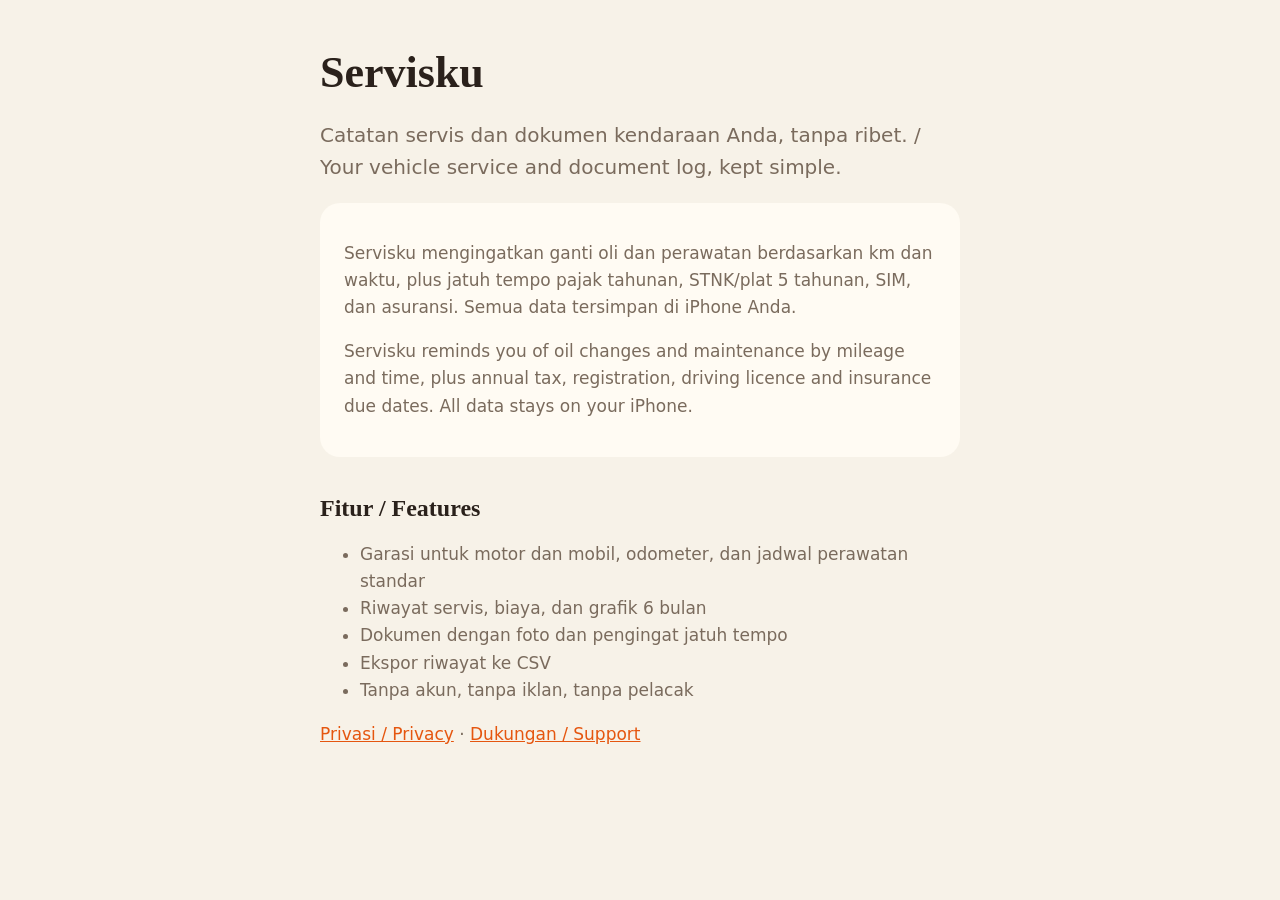
<file: index.html>
<!doctype html><html lang="id"><head><meta charset="utf-8"><meta name="viewport" content="width=device-width,initial-scale=1"><title>Servisku: Catatan Servis Kendaraan</title><meta name="description" content="Catat servis dan dokumen motor dan mobil Anda. Pengingat oli, pajak, STNK, SIM. Tanpa akun, tanpa iklan, semua data di iPhone."><link rel="stylesheet" href="style.css"></head><body><main>
<h1>Servisku</h1><p class="lead">Catatan servis dan dokumen kendaraan Anda, tanpa ribet. / Your vehicle service and document log, kept simple.</p>
<div class="card"><p>Servisku mengingatkan ganti oli dan perawatan berdasarkan km dan waktu, plus jatuh tempo pajak tahunan, STNK/plat 5 tahunan, SIM, dan asuransi. Semua data tersimpan di iPhone Anda.</p><p>Servisku reminds you of oil changes and maintenance by mileage and time, plus annual tax, registration, driving licence and insurance due dates. All data stays on your iPhone.</p></div>
<h2>Fitur / Features</h2><ul><li>Garasi untuk motor dan mobil, odometer, dan jadwal perawatan standar</li><li>Riwayat servis, biaya, dan grafik 6 bulan</li><li>Dokumen dengan foto dan pengingat jatuh tempo</li><li>Ekspor riwayat ke CSV</li><li>Tanpa akun, tanpa iklan, tanpa pelacak</li></ul>
<p><a href="privacy.html">Privasi / Privacy</a> · <a href="support.html">Dukungan / Support</a></p></main></body></html>
</file>
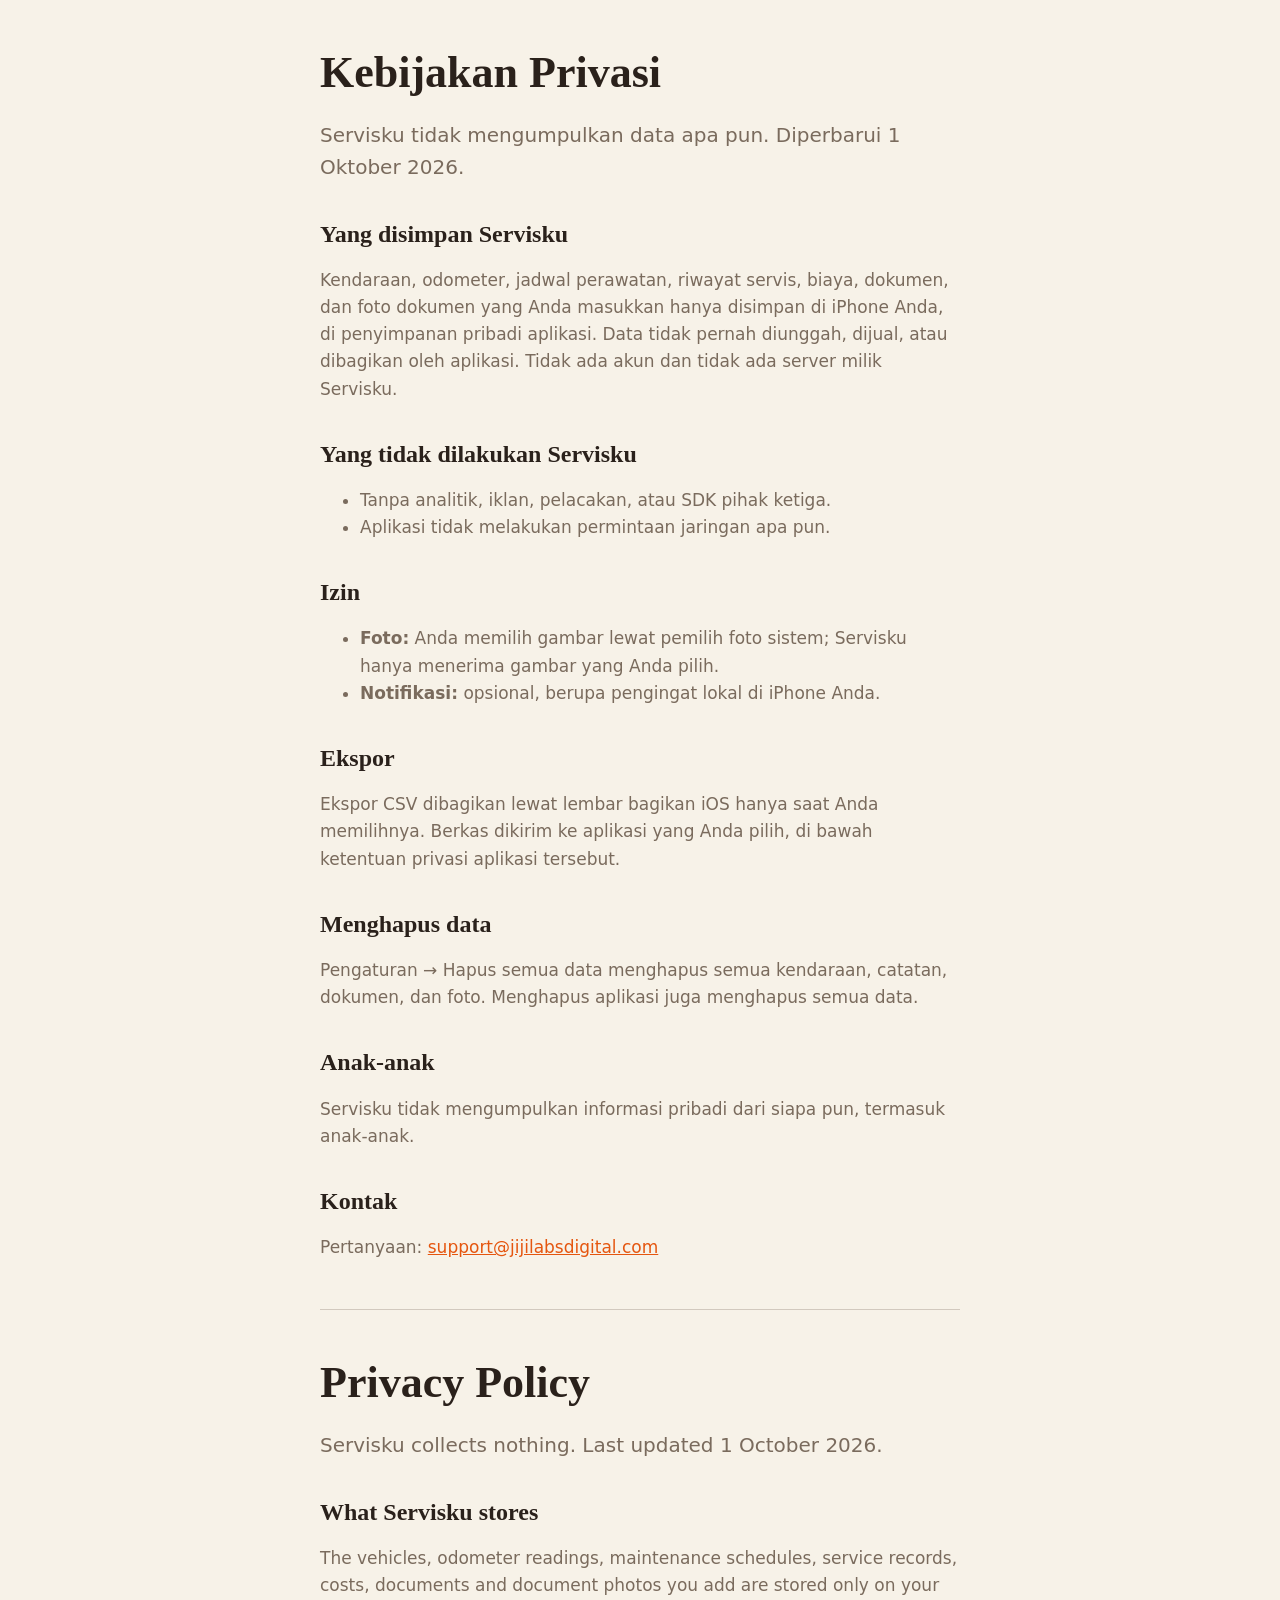
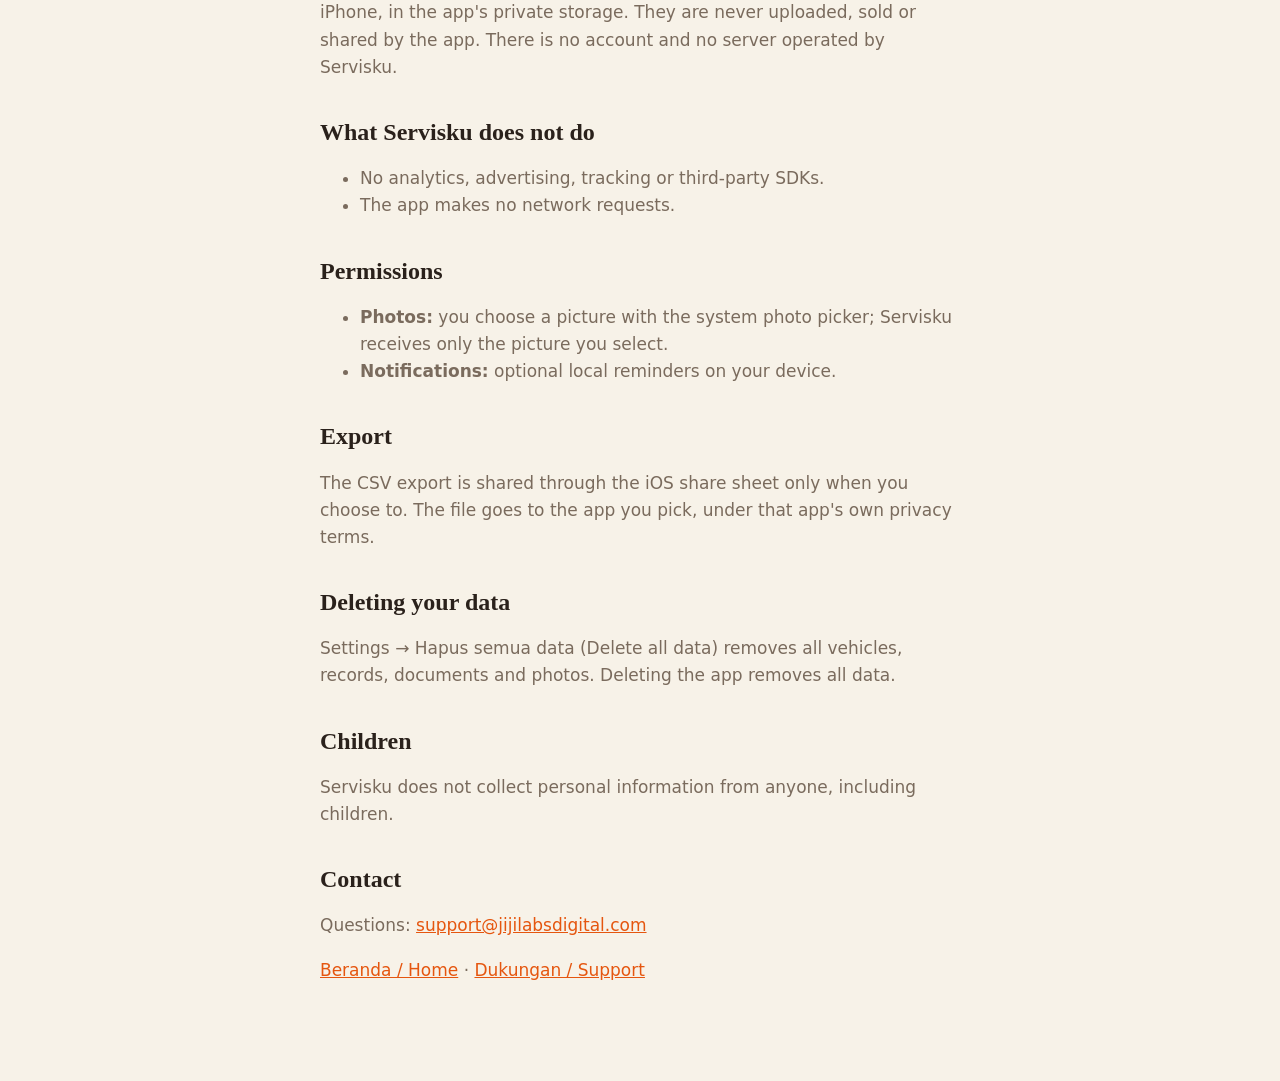
<file: privacy.html>
<!doctype html><html lang="id"><head><meta charset="utf-8"><meta name="viewport" content="width=device-width,initial-scale=1"><title>Kebijakan Privasi Servisku</title><link rel="stylesheet" href="style.css"></head><body><main>
<h1>Kebijakan Privasi</h1><p class="lead">Servisku tidak mengumpulkan data apa pun. Diperbarui 1 Oktober 2026.</p>
<h2>Yang disimpan Servisku</h2><p>Kendaraan, odometer, jadwal perawatan, riwayat servis, biaya, dokumen, dan foto dokumen yang Anda masukkan hanya disimpan di iPhone Anda, di penyimpanan pribadi aplikasi. Data tidak pernah diunggah, dijual, atau dibagikan oleh aplikasi. Tidak ada akun dan tidak ada server milik Servisku.</p>
<h2>Yang tidak dilakukan Servisku</h2><ul><li>Tanpa analitik, iklan, pelacakan, atau SDK pihak ketiga.</li><li>Aplikasi tidak melakukan permintaan jaringan apa pun.</li></ul>
<h2>Izin</h2><ul><li><b>Foto:</b> Anda memilih gambar lewat pemilih foto sistem; Servisku hanya menerima gambar yang Anda pilih.</li><li><b>Notifikasi:</b> opsional, berupa pengingat lokal di iPhone Anda.</li></ul>
<h2>Ekspor</h2><p>Ekspor CSV dibagikan lewat lembar bagikan iOS hanya saat Anda memilihnya. Berkas dikirim ke aplikasi yang Anda pilih, di bawah ketentuan privasi aplikasi tersebut.</p>
<h2>Menghapus data</h2><p>Pengaturan → Hapus semua data menghapus semua kendaraan, catatan, dokumen, dan foto. Menghapus aplikasi juga menghapus semua data.</p>
<h2>Anak-anak</h2><p>Servisku tidak mengumpulkan informasi pribadi dari siapa pun, termasuk anak-anak.</p>
<h2>Kontak</h2><p>Pertanyaan: <a href="mailto:support@jijilabsdigital.com">support@jijilabsdigital.com</a></p>
<hr>
<h1>Privacy Policy</h1><p class="lead">Servisku collects nothing. Last updated 1 October 2026.</p>
<h2>What Servisku stores</h2><p>The vehicles, odometer readings, maintenance schedules, service records, costs, documents and document photos you add are stored only on your iPhone, in the app's private storage. They are never uploaded, sold or shared by the app. There is no account and no server operated by Servisku.</p>
<h2>What Servisku does not do</h2><ul><li>No analytics, advertising, tracking or third-party SDKs.</li><li>The app makes no network requests.</li></ul>
<h2>Permissions</h2><ul><li><b>Photos:</b> you choose a picture with the system photo picker; Servisku receives only the picture you select.</li><li><b>Notifications:</b> optional local reminders on your device.</li></ul>
<h2>Export</h2><p>The CSV export is shared through the iOS share sheet only when you choose to. The file goes to the app you pick, under that app's own privacy terms.</p>
<h2>Deleting your data</h2><p>Settings → Hapus semua data (Delete all data) removes all vehicles, records, documents and photos. Deleting the app removes all data.</p>
<h2>Children</h2><p>Servisku does not collect personal information from anyone, including children.</p>
<h2>Contact</h2><p>Questions: <a href="mailto:support@jijilabsdigital.com">support@jijilabsdigital.com</a></p>
<p><a href="index.html">Beranda / Home</a> · <a href="support.html">Dukungan / Support</a></p></main></body></html>
</file>
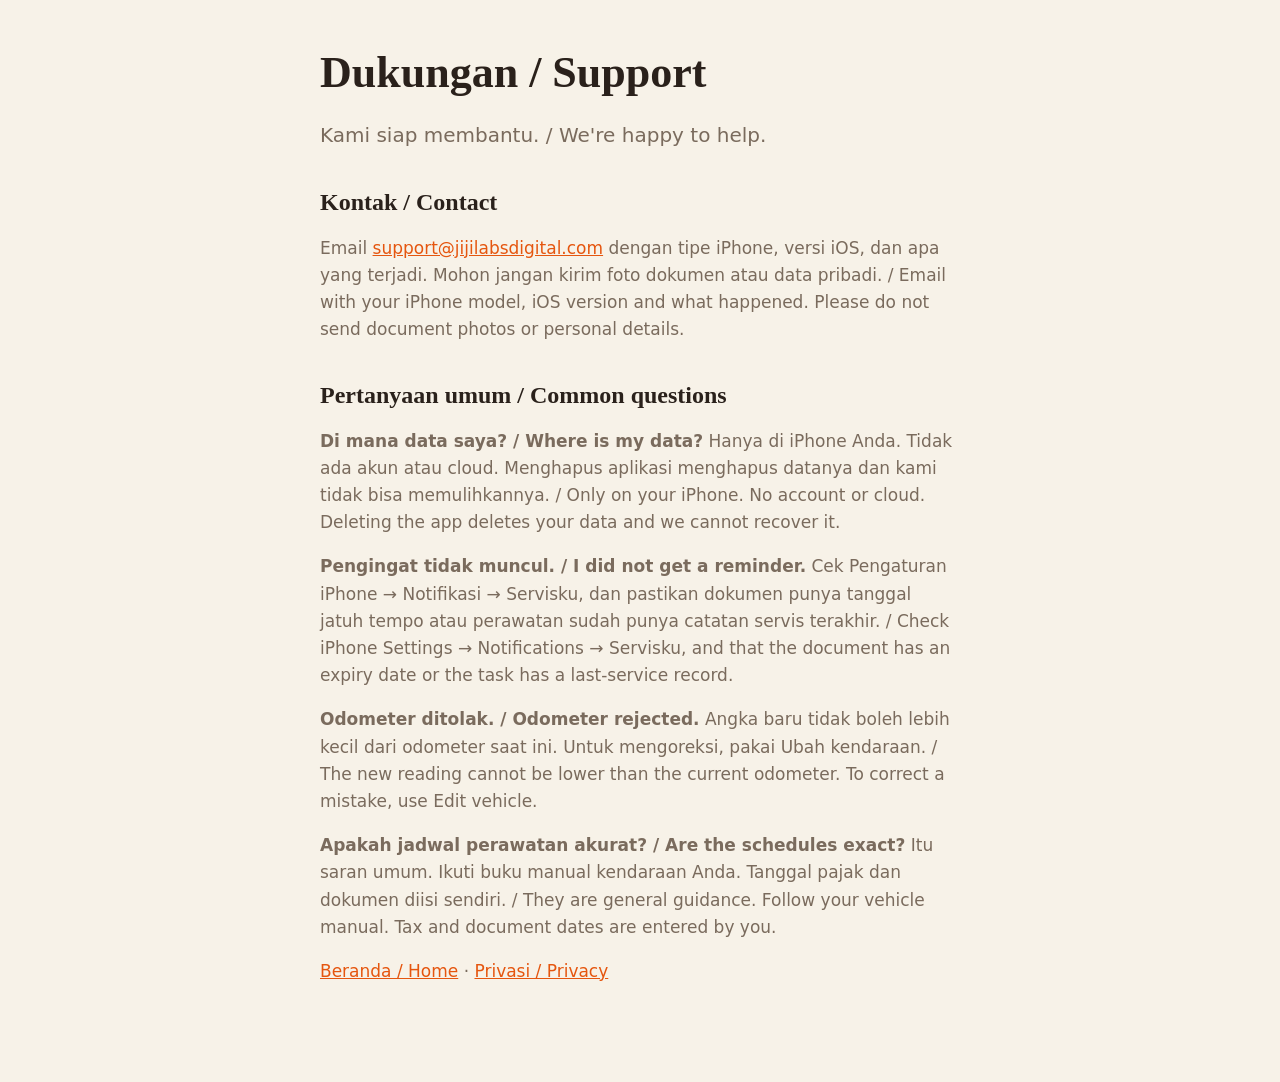
<file: support.html>
<!doctype html><html lang="id"><head><meta charset="utf-8"><meta name="viewport" content="width=device-width,initial-scale=1"><title>Dukungan Servisku</title><link rel="stylesheet" href="style.css"></head><body><main>
<h1>Dukungan / Support</h1><p class="lead">Kami siap membantu. / We're happy to help.</p>
<h2>Kontak / Contact</h2><p>Email <a href="mailto:support@jijilabsdigital.com">support@jijilabsdigital.com</a> dengan tipe iPhone, versi iOS, dan apa yang terjadi. Mohon jangan kirim foto dokumen atau data pribadi. / Email with your iPhone model, iOS version and what happened. Please do not send document photos or personal details.</p>
<h2>Pertanyaan umum / Common questions</h2>
<p><b>Di mana data saya? / Where is my data?</b> Hanya di iPhone Anda. Tidak ada akun atau cloud. Menghapus aplikasi menghapus datanya dan kami tidak bisa memulihkannya. / Only on your iPhone. No account or cloud. Deleting the app deletes your data and we cannot recover it.</p>
<p><b>Pengingat tidak muncul. / I did not get a reminder.</b> Cek Pengaturan iPhone → Notifikasi → Servisku, dan pastikan dokumen punya tanggal jatuh tempo atau perawatan sudah punya catatan servis terakhir. / Check iPhone Settings → Notifications → Servisku, and that the document has an expiry date or the task has a last-service record.</p>
<p><b>Odometer ditolak. / Odometer rejected.</b> Angka baru tidak boleh lebih kecil dari odometer saat ini. Untuk mengoreksi, pakai Ubah kendaraan. / The new reading cannot be lower than the current odometer. To correct a mistake, use Edit vehicle.</p>
<p><b>Apakah jadwal perawatan akurat? / Are the schedules exact?</b> Itu saran umum. Ikuti buku manual kendaraan Anda. Tanggal pajak dan dokumen diisi sendiri. / They are general guidance. Follow your vehicle manual. Tax and document dates are entered by you.</p>
<p><a href="index.html">Beranda / Home</a> · <a href="privacy.html">Privasi / Privacy</a></p></main></body></html>
</file>
<file: style.css>
:root{--paper:#F7F2E8;--ink:#2A211B;--soft:#7A6B5D;--accent:#E5560F;--card:#FFFBF3}
@media(prefers-color-scheme:dark){:root{--paper:#161210;--ink:#F4ECE0;--soft:#A89A8B;--accent:#FF8F3D;--card:#211B17}}
*{box-sizing:border-box}body{margin:0;background:var(--paper);color:var(--ink);font:17px/1.6 -apple-system,BlinkMacSystemFont,"SF Pro Text",system-ui,sans-serif}
main{max-width:680px;margin:0 auto;padding:48px 20px 80px}h1{font:600 44px/1.15 "New York",Georgia,serif;margin:0 0 8px}h2{font:600 24px/1.3 "New York",Georgia,serif;margin:36px 0 8px}
p,li{color:var(--soft)}a{color:var(--accent)}.lead{font-size:20px;color:var(--soft)}hr{border:0;border-top:1px solid var(--soft);opacity:.3;margin:48px 0}.card{background:var(--card);border-radius:20px;padding:20px 24px;margin:20px 0}
</file>
